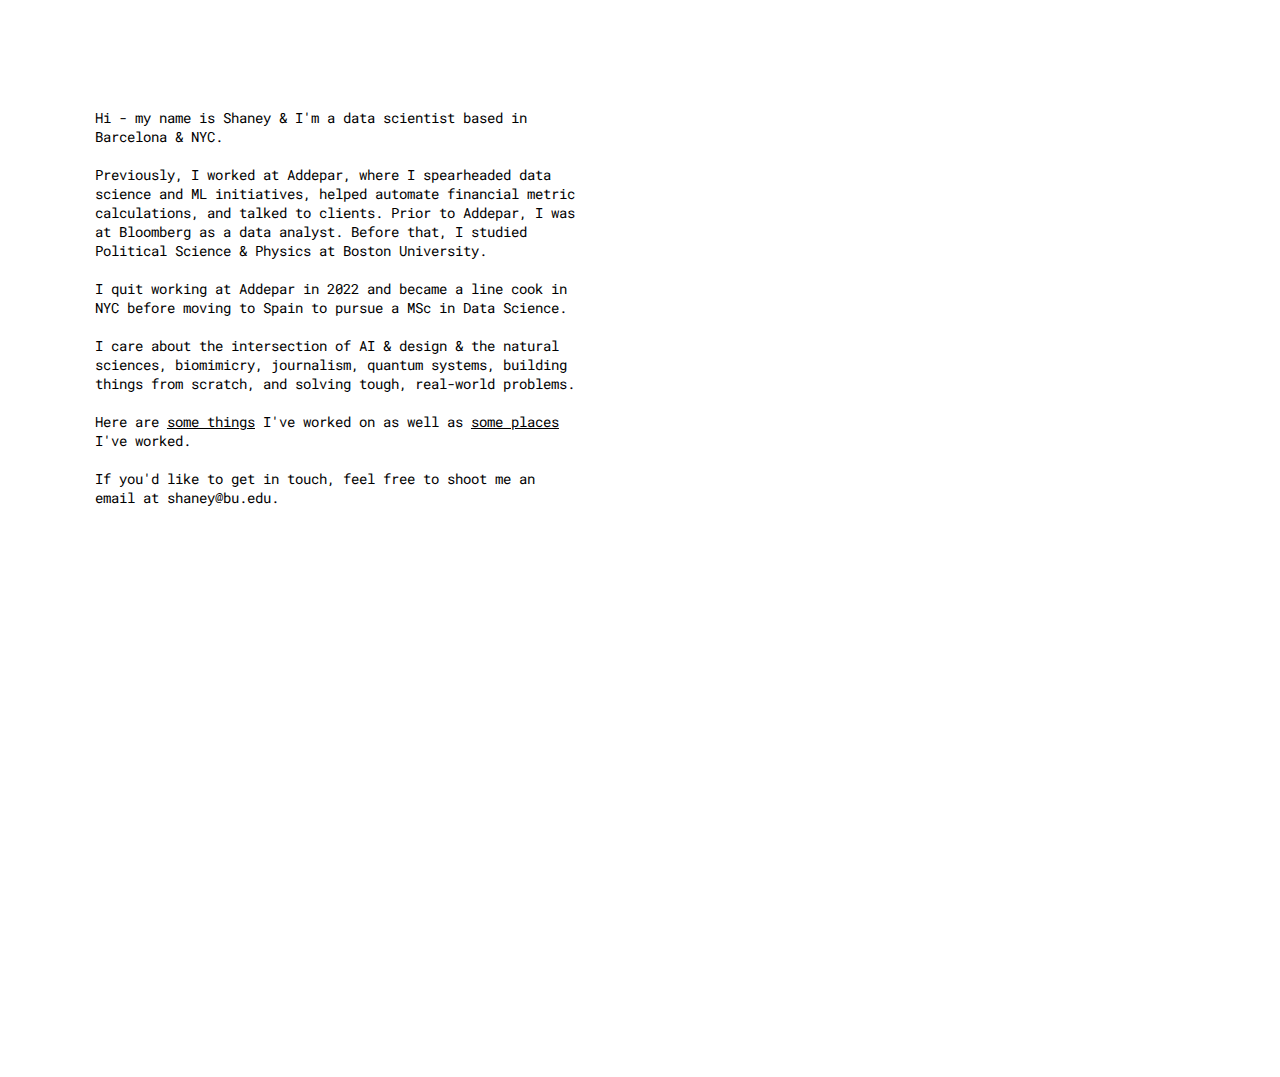
<file: index.html>
<!DOCTYPE html>
<html>

<head>
<!--     <link rel="apple-touch-icon" sizes="180x180" href="apple-touch-icon.png" /> -->
    <link rel="icon" type="image/png" sizes="32x32" href="favicon-32x32.png" />
<!--     <link rel="icon" type="image/png" sizes="16x16" href="favicon-16x16.png" /> -->
    <link rel="manifest" href="site.webmanifest" />
</head>
<title>shaney sze</title>

<body style="overflow-y: hidden;">
    <link rel="stylesheet" type="text/css" href="style.css" />
    <link href="https://fonts.googleapis.com/css?family=Roboto+Mono&display=swap" rel="stylesheet" />
    <script type="text/javascript" src="https://code.jquery.com/jquery-1.7.1.min.js"></script>

    <div style="padding-top: 16px; padding-left: 25px; ">
        <div id="nav_bar">
            <!-- logo -->
            <div style="padding-left: 5%; display: inline-block;">
                <h2><a href="index.html">shaney sze</a></h2>
            </div>

            <!-- Sections -->
            <div style="float: right; padding-right: 12%; padding-top: 30px; ">
                <div style="display: inline-block;">
                    <h4><a href="projects.html">projects</a></h4>
                </div>
                <div style="display: inline-block; padding-left: 50px;">
                    <h4><a href="resume.html">resume</a></h4>
                </div>
            </div>
        </div>

        <div style="height: 1000px; padding-top: 25px; padding-left: 5%; ">
            <div style="display: inline-block; width: 480px;">
                <p>
                    Hi - my name is Shaney & I'm a data scientist based in Barcelona & NYC.
                    <br />
                    <br />
                    Previously, I worked at Addepar, where I spearheaded data science and ML initiatives, helped automate financial metric calculations, and talked to clients. 
                    
                    Prior to Addepar, I was at Bloomberg as a data analyst.  Before that, I studied Political Science & Physics at Boston University. 
                    <br />
                    <br />
                    I quit working at Addepar in 2022 and became a line cook in NYC before moving to Spain to pursue a MSc in Data Science.
                    <br />
                    <br />
                    I care about the intersection of AI & design & the natural sciences, biomimicry, journalism, quantum systems, building things from scratch, and solving tough, real-world problems.
                    <br />
                    <br />
                    Here are
                    <a href="projects.html"><u>some things</u></a> I've worked
                    on as well as <a href="resume.html"><u>some places</u></a> I've worked.
                    <br />
                    <br />
                    If you'd like to get in touch, feel free to shoot me an email at shaney@bu.edu.
                </p>
            </div>
            <!-- <div style="float: right; padding-right:75px; margin-top: -50px;">
                <img style="width: 500px; height: 645px;" src="imgs/portrait.JPG" />
            </div> -->
        </div>
    </div>
</body>

</html>
</file>
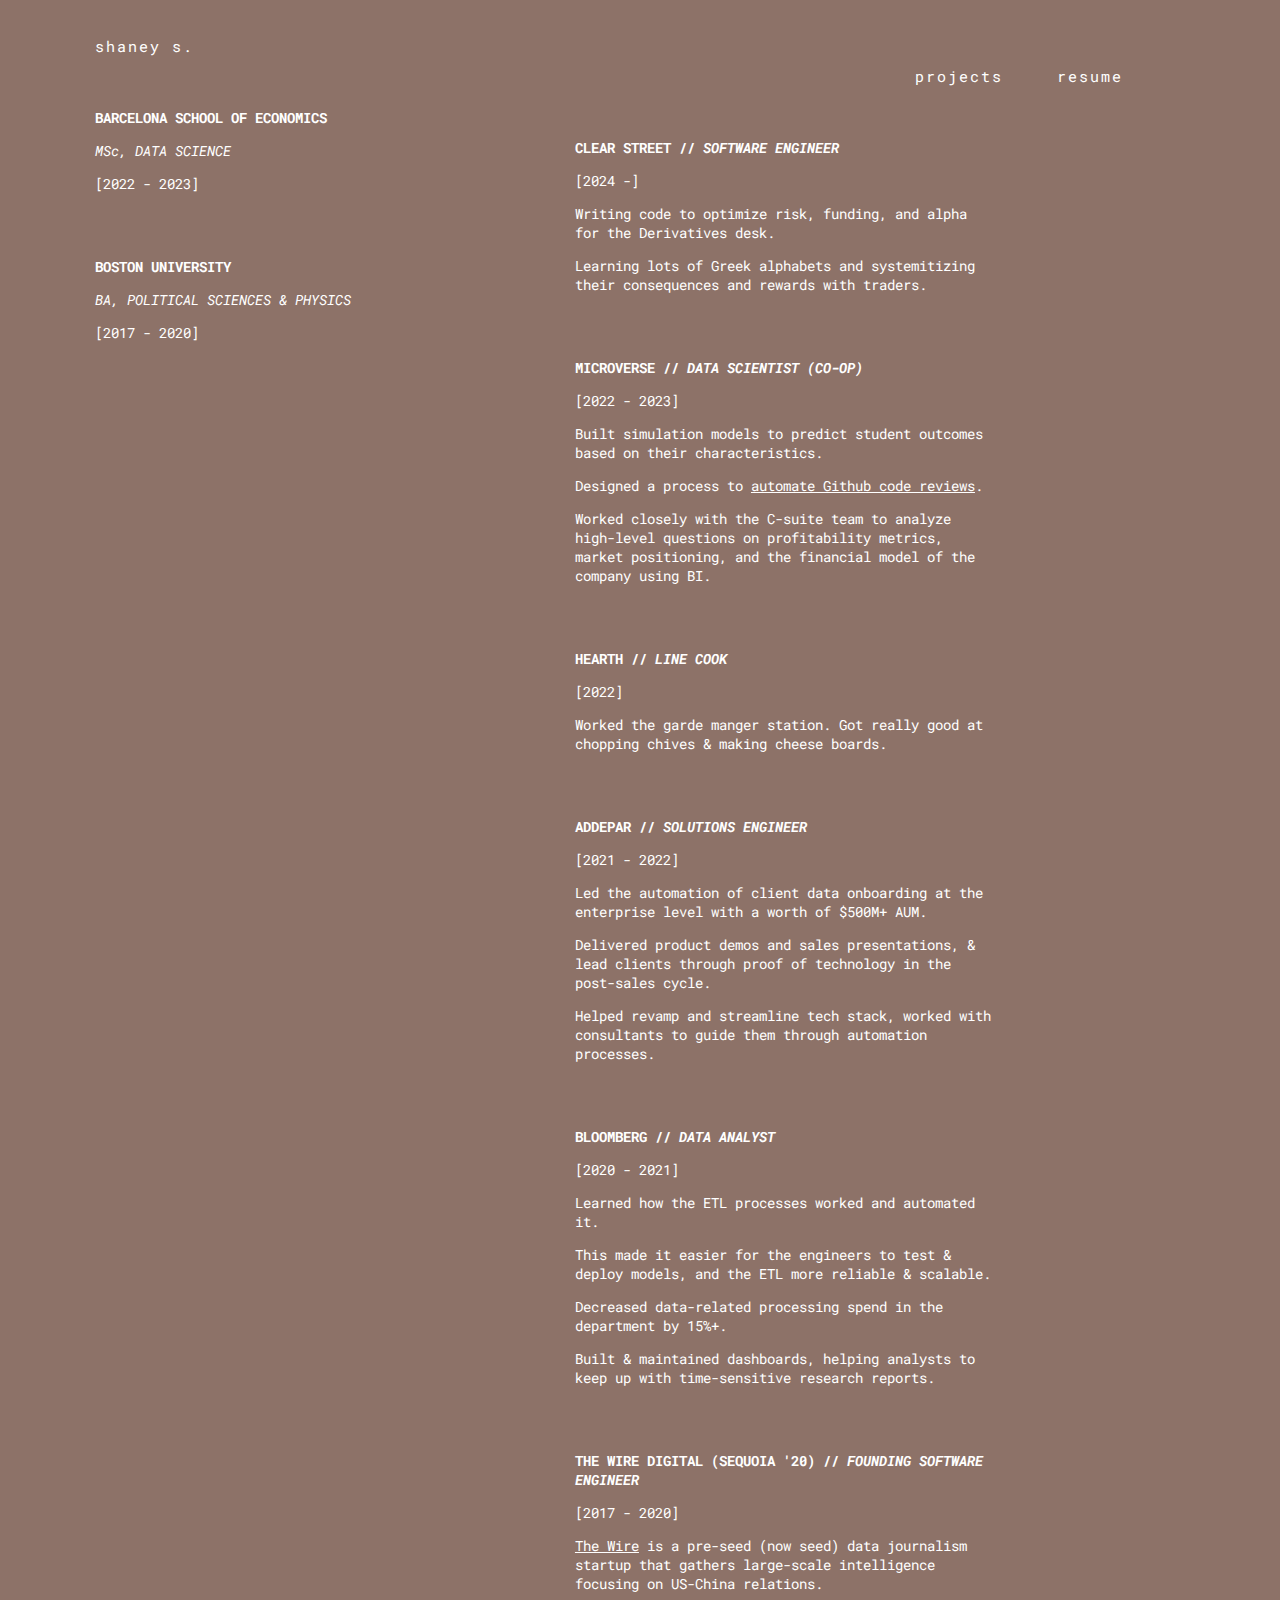
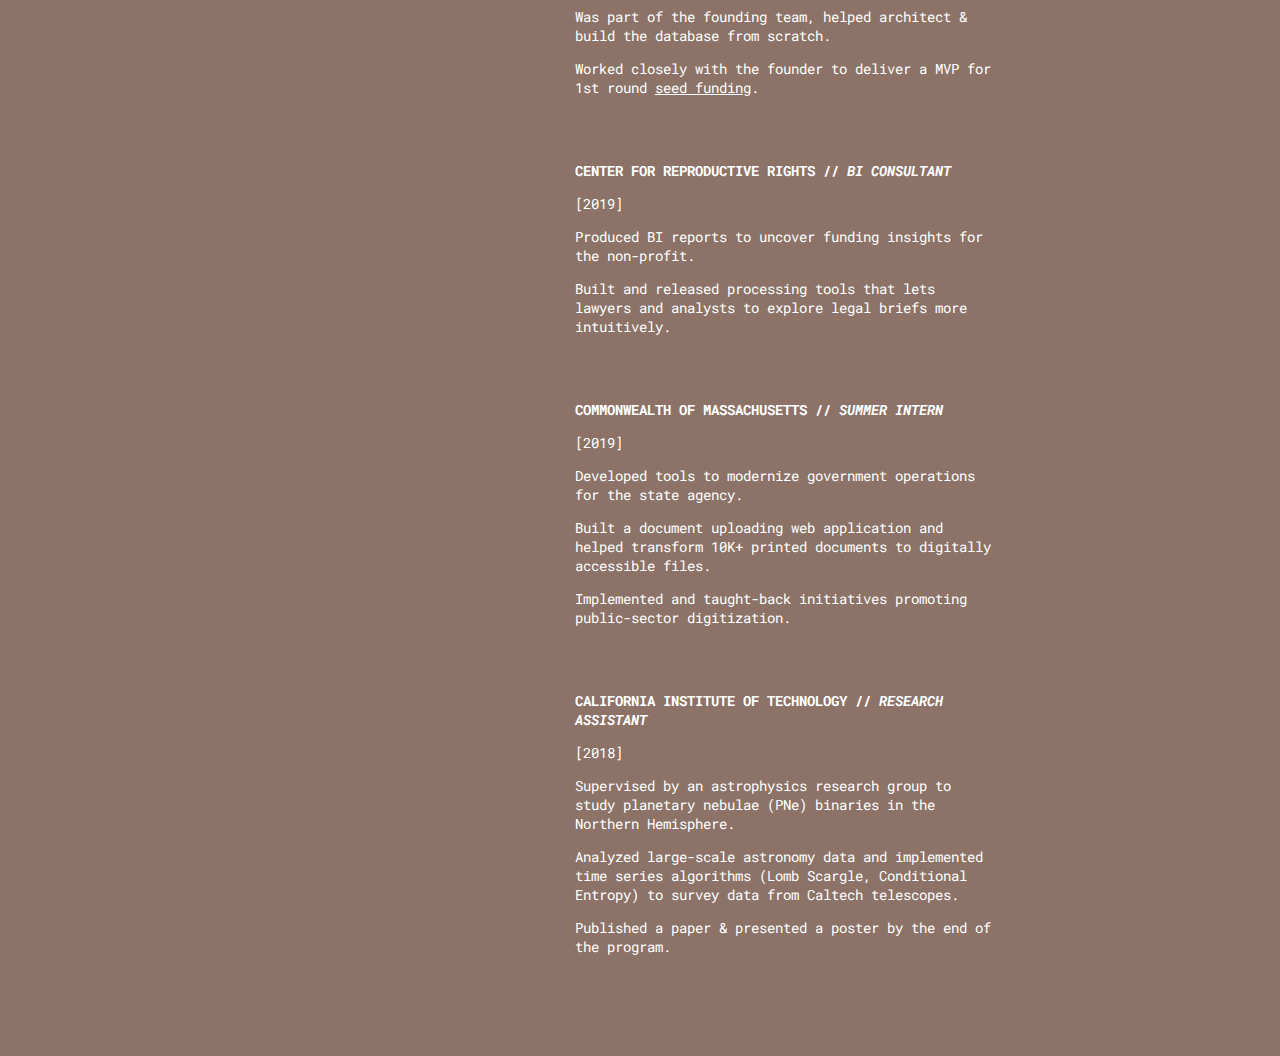
<file: resume.html>
<!DOCTYPE html>
<html>
<head>
        <link rel="apple-touch-icon" sizes="180x180" href="apple-touch-icon.png">
        <link rel="icon" type="image/png" sizes="32x32" href="favicon-32x32.png">
        <link rel="icon" type="image/png" sizes="16x16" href="favicon-16x16.png">
        <link rel="manifest" href="site.webmanifest">
</head>
<title>resume</title>
<body style="background-color: #8d7268; color: white;">
<link rel="stylesheet" type="text/css" href="style.css">
<link href="https://fonts.googleapis.com/css?family=Roboto+Mono&display=swap" rel="stylesheet">

<div style="padding-top: 16px; padding-left: 25px;">

    <div id="nav_bar">
        
             <!-- logo -->
            <div style="padding-left: 5%; display: inline-block;">
                <h2><a href="index.html">shaney s.</a></h2>
            </div>
    
            <!-- Sections -->
            <div style="float: right; padding-right: 12%; padding-top: 30px;">
                <div style="display: inline-block;">
                    <h2><a href="projects.html">projects</a></h2>
                </div>
                <div style="display: inline-block; padding-left: 50px;">
                    <h2><a  class="active-page" href="resume.html">resume</a></h2>
                </div>
            </div>
    
    </div>

    <div style="height: fit-content; width: 480px; padding-top: 25px; float: left; padding-left: 5%;">
        <p>
            <p><b>BARCELONA SCHOOL OF ECONOMICS</b></p>
            <i>MSc, DATA SCIENCE</i>
            <p>[2022 - 2023]</p>
            <br>
            <br>
        </p>
        <p>
            <p><b>BOSTON UNIVERSITY</b></p>
            <i>BA, POLITICAL SCIENCES & PHYSICS</i>
            <p>[2017 - 2020]</p>
            <br>
            <br>
        </p>
    </div>



    <div style="height: fit-content; width: 480px; padding-top: 25px; float: left; padding-left: 5%;">
            <p>

                <p><b>CLEAR STREET // <i>SOFTWARE ENGINEER</i></b></p>
                
                <p>[2024 -]</p>
                <p>Writing code to optimize risk, funding, and alpha for the Derivatives desk.</p>
                <p>Learning lots of Greek alphabets and systemitizing their consequences and rewards with traders.</p>
                <br>
                <br>
            
                <p><b>MICROVERSE // <i>DATA SCIENTIST (CO-OP)</i></b></p>
                
                <p>[2022 - 2023]</p>
                <p>Built simulation models to predict student outcomes based on their characteristics.</p>
                <p>Designed a process to <a href="https://arxiv.org/pdf/2203.09095.pdf"><u>automate Github code reviews</u></a>.</p>
                <p>Worked closely with the C-suite team to analyze high-level questions on profitability metrics, market positioning, and the financial model of the company using BI.</p>
                <br>
                <br>

                <p><b>HEARTH // <i>LINE COOK</i></b></p>
                
                <p>[2022]</p>
                <p>Worked the garde manger station. Got really good at chopping chives & making cheese boards.</p>
                <br>
                <br>

                <p><b>ADDEPAR // <i>SOLUTIONS ENGINEER</i></b></p>
                
                <p>[2021 - 2022]</p>
                <p>Led the automation of client data onboarding at the enterprise level with a worth of $500M+ AUM.</p>
                <p>Delivered product demos and sales presentations, & lead clients through proof of technology in the post-sales cycle.</p>
                <p>Helped revamp and streamline tech stack, worked with consultants to guide them through automation processes.</p>
                <br>
                <br>

                <p><b>BLOOMBERG // <i>DATA ANALYST</i></b></p>
                
                <p>[2020 - 2021]</p>
                <p>Learned how the ETL processes worked and automated it.</p>
                <p>This made it easier for the engineers to test & deploy models, and the ETL more reliable & scalable.</p>
                <p>Decreased data-related processing spend in the department by 15%+.</p>
                <p>Built & maintained dashboards, helping analysts to keep up with time-sensitive research reports.</p>
                <br>
                <br>

                <p><b>THE WIRE DIGITAL (SEQUOIA '20) // <i>FOUNDING SOFTWARE ENGINEER</i></b></p>
                
                <p>[2017 - 2020]</p>
                <p><a href="https://www.thewirechina.com/"><u>The Wire</u></a> is a pre-seed (now seed) data journalism startup that gathers large-scale intelligence focusing on US-China relations.</p>
                <p>Was part of the founding team, helped architect & build the database from scratch.  </p>
                <p>Worked closely with the founder to deliver a MVP for 1st round <a href="https://www.sequoiacap.com/companies/the-wire-digital/"><u>seed funding</u></a>.</p>
                <br>
                <br>
            
                <p><b>CENTER FOR REPRODUCTIVE RIGHTS // <i>BI CONSULTANT</i></b></p>
                
                <p>[2019]</p>
                <p>Produced BI reports to uncover funding insights for the non-profit.</p>
                <p>Built and released processing tools that lets lawyers and analysts to explore legal briefs more intuitively.</p>
                <br>
                <br>
            
                <p><b>COMMONWEALTH OF MASSACHUSETTS // <i>SUMMER INTERN</i></b></p>
                
                <p>[2019]</p>
                <p>Developed tools to modernize government operations for the state agency.</p>
                <p>Built a document uploading web application and helped transform 10K+ printed documents to digitally accessible files.</p>
                <p>Implemented and taught-back initiatives promoting public-sector digitization.</p>
                <br>
                <br>

                <p><b>CALIFORNIA INSTITUTE OF TECHNOLOGY // <i>RESEARCH ASSISTANT</i></b></p>
                
                <p>[2018]</p>
                <p>Supervised by an astrophysics research group to study planetary nebulae (PNe) binaries in the Northern Hemisphere.</p>
                <p>Analyzed large-scale astronomy data and implemented time series algorithms (Lomb Scargle, Conditional Entropy) to survey data from Caltech telescopes. </p>
                <p>Published a paper & presented a poster by the end of the program.</p>
                <br>
                <br>

                

                <br>
                <br>
            </p>
    </div>
</div>
 

</body>
</html>
</file>
<file: style.css>
h1 {
    color: #000000;
    font-family: 'Roboto Mono', monospace;
    font-weight: bolder;
    font-size: 42px;
}

h1:hover {
    color: #4A4A4A;
    text-decoration: none;
}

h2 {
  color: #ffffff;
  font-family: 'Roboto Mono', monospace;
  font-weight: lighter;
  letter-spacing: 2px;
  font-size: 15px;
}

h2:hover {
  color: #4A4A4A;
  /* text-decoration: underline; */
}

h4 {
    color: #ffffff;
    font-family: 'Roboto Mono', monospace;
    font-size: 16px;
    font-weight: bold;
}

h4:hover {
    color: #4A4A4A;
    text-decoration: underline;
}

.zoom {
    padding: 50px;
    transition: transform .2s; /* Animation */
    width: 20px;
    height: 20px;
    margin: 0 auto;
}

.zoom:hover {
    transform: scale(1.2);
}

#nav_bar div h4 a.active-page {
    color: #4A4A4A;
    text-decoration: underline;
}

.row {
    display: flex;
    flex-wrap: wrap;
    padding: 0 4px;
}
  
  /* Create four equal columns that sits next to each other */
.column {
    flex: 25%;
    padding-left: 15%;
    padding-right: 10%;
}

.right-column {
    flex: 25%;
    padding-left: 5%;
}
  
.column img {
    margin-top: 8px;
    vertical-align: middle;
    width: 100%;
}

i {
    font-family: 'Roboto Mono', monospace;
    font-size: 14px;
    color: #ffffff;
}

p {
    font-family: 'Roboto Mono', monospace;
    font-size: 14px;
}


a {
    color: inherit;
    text-decoration: none;
    font-weight: normal;
}

a:hover {
  text-decoration: none;
  color: #d0d0d0;
}

u:hover {
    color: #d0d0d0;
    /* text-decoration: underline; */
}

.rotate90 {
    -webkit-transform: rotate(90deg);
    -moz-transform: rotate(90deg);
    -o-transform: rotate(90deg);
    -ms-transform: rotate(90deg);
    transform: rotate(90deg);
}

b {
    font-weight: bolder;
}

* {box-sizing:border-box}

/* Slideshow container */
.slideshow-container {
  width: 700px;
  position: relative;
  margin: 0 auto;
}

/* Hide the images by default */
.mySlides {
  display: none;
}

/* Next & previous buttons */
.prev, .next {
  cursor: pointer;
  position: absolute;
  top: 50%;
  width: auto;
  margin-top: -22px;
  padding: 16px;
  color: white;
  font-weight: bold;
  font-size: 18px;
  transition: 0.6s ease;
  border-radius: 0 3px 3px 0;
  user-select: none;
}

/* Position the "next button" to the right */
.next {
  right: 0;
  border-radius: 3px 0 0 3px;
}

/* On hover, add a black background color with a little bit see-through */
.prev:hover, .next:hover {
  background-color: rgba(0,0,0,0.8);
}

/* Caption text */
.text {
  color: black;
  font-size: 15px;
  /* padding: 8px 12px; */
  /* position: absolute;
  bottom: 8px; */
  width: 100%;
  text-align: center;
}

/* Number text (1/3 etc) */
.numbertext {
  color: #f2f2f2;
  font-size: 12px;
  padding: 8px 12px;
  position: absolute;
  top: 0;
}

/* The dots/bullets/indicators */
.dot {
  cursor: pointer;
  height: 15px;
  width: 15px;
  margin: 0 2px;
  background-color: #bbb;
  border-radius: 50%;
  display: inline-block;
  transition: background-color 0.6s ease;
}

.active, .dot:hover {
  background-color: #717171;
}

/* Fading animation */
.fade {
  -webkit-animation-name: fade;
  -webkit-animation-duration: 1.5s;
  animation-name: fade;
  animation-duration: 1.5s;
}

@-webkit-keyframes fade {
  from {opacity: .4}
  to {opacity: 1}
}

@keyframes fade {
  from {opacity: .4}
  to {opacity: 1}
}
</file>
